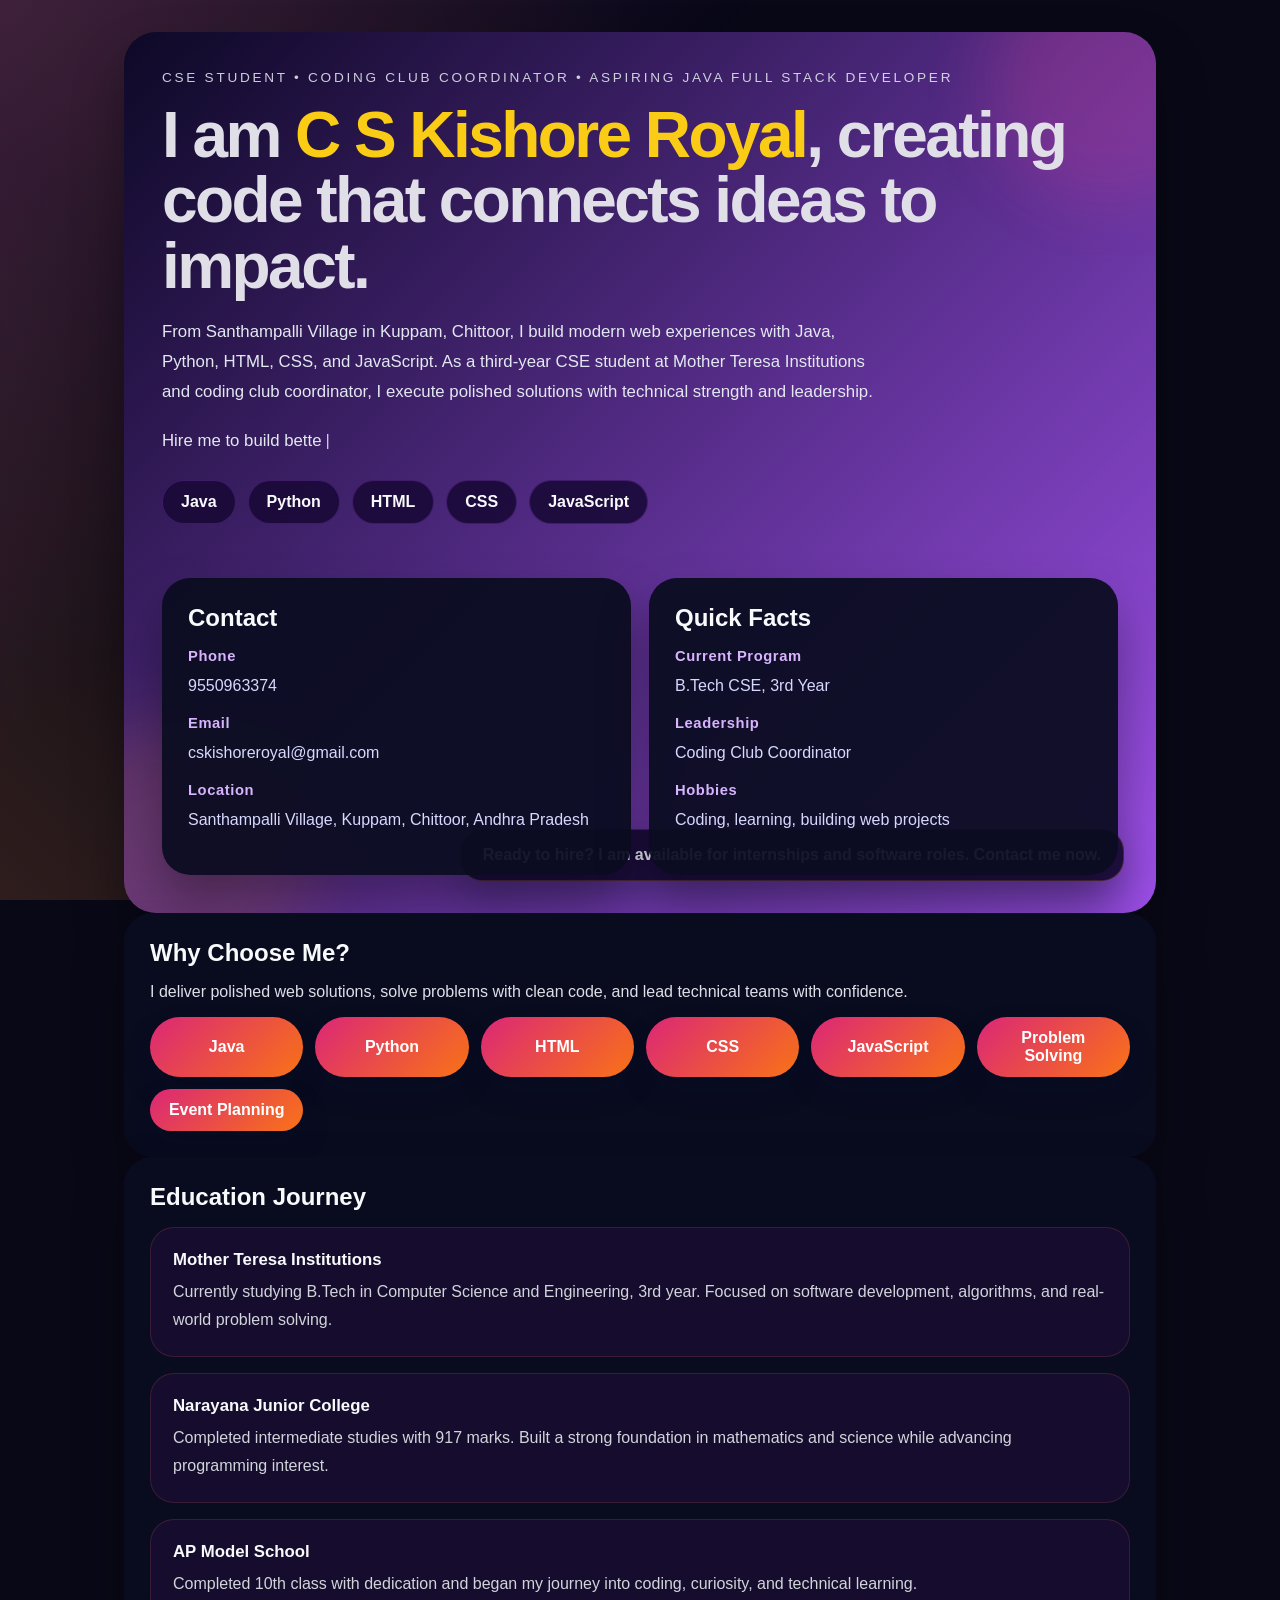
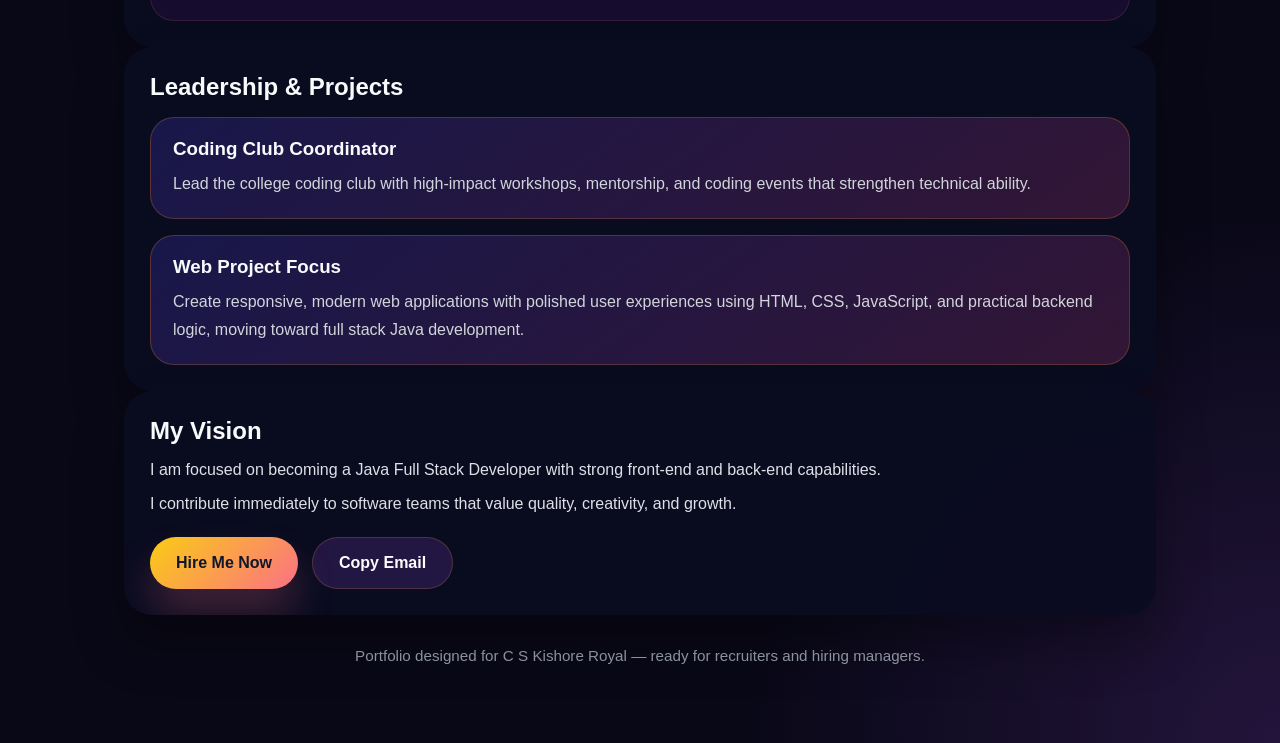
<file: index.html>
<!DOCTYPE html>
<html lang="en">
<head>
    <meta charset="UTF-8">
    <meta name="viewport" content="width=device-width, initial-scale=1.0">
    <title>C S Kishore Royal | Portfolio</title>
    <style>
        :root {
            --background: #03111c;
            --surface: rgba(255,255,255,0.95);
            --text: #f8fafc;
            --accent: #7c3aed;
            --accent-2: #38bdf8;
            --shadow: 0 30px 60px rgba(0, 0, 0, 0.22);
        }
        * {
            box-sizing: border-box;
        }
        body {
            margin: 0;
            min-height: 100vh;
            font-family: 'Segoe UI', Tahoma, Geneva, Verdana, sans-serif;
            background: radial-gradient(circle at top left, rgba(56, 189, 248, 0.18), transparent 25%),
                        radial-gradient(circle at bottom right, rgba(236, 72, 153, 0.18), transparent 20%),
                        var(--background);
            color: #cbd5e1;
        }
        body::before {
            content: '';
            position: fixed;
            inset: 0;
            background: linear-gradient(140deg, rgba(59,130,246,0.18), transparent 42%),
                        linear-gradient(220deg, rgba(236,72,153,0.16), transparent 38%);
            pointer-events: none;
        }
        .page {
            position: relative;
            z-index: 1;
            max-width: 1080px;
            margin: 0 auto;
            padding: 28px 24px 60px;
        }
        .hero {
            display: grid;
            gap: 22px;
            border-radius: 32px;
            padding: 32px;
            background: linear-gradient(135deg, rgba(15, 23, 42, 0.96), rgba(59, 130, 246, 0.95));
            box-shadow: var(--shadow);
            overflow: hidden;
            animation: float 12s ease-in-out infinite;
        }
        .hero::before,
        .hero::after {
            content: '';
            position: absolute;
            border-radius: 50%;
            filter: blur(32px);
            opacity: 0.8;
        }
        .hero::before {
            width: 240px;
            height: 240px;
            background: rgba(236, 72, 153, 0.24);
            top: -90px;
            right: -80px;
        }
        .hero::after {
            width: 280px;
            height: 280px;
            background: rgba(56, 189, 248, 0.18);
            bottom: -110px;
            left: -80px;
        }
        .hero-text {
            color: var(--text);
            z-index: 1;
        }
        .hero-title {
            font-size: clamp(2.8rem, 5vw, 4.4rem);
            margin: 0;
            line-height: 1.02;
            letter-spacing: -0.05em;
        }
        .hero-title .highlight {
            color: #fcd34d;
        }
        .hero-paragraph {
            max-width: 720px;
            font-size: 1.05rem;
            line-height: 1.8;
            color: #e2e8f0;
            margin: 18px 0 0;
        }
        .badges {
            display: flex;
            flex-wrap: wrap;
            gap: 12px;
            margin-top: 26px;
        }
        .badge {
            padding: 12px 18px;
            border-radius: 999px;
            background: rgba(255, 255, 255, 0.12);
            border: 1px solid rgba(255, 255, 255, 0.18);
            color: #eff6ff;
            font-weight: 700;
            backdrop-filter: blur(8px);
        }
        .hero-grid {
            display: grid;
            grid-template-columns: repeat(auto-fit, minmax(240px, 1fr));
            gap: 18px;
            z-index: 1;
        }
        .card,
        .panel {
            position: relative;
            border-radius: 26px;
            padding: 24px;
            background: var(--surface);
            box-shadow: var(--shadow);
            overflow: hidden;
            transition: transform 0.3s ease, box-shadow 0.3s ease;
        }
        .panel:hover,
        .card:hover {
            transform: translateY(-8px);
            box-shadow: 0 40px 80px rgba(15, 23, 42, 0.24);
        }
        .panel h2,
        .card h2 {
            margin: 0 0 14px;
            color: #0f172a;
        }
        .info-item {
            margin-bottom: 14px;
        }
        .info-title {
            display: block;
            font-weight: 700;
            color: #0f172a;
            margin-bottom: 6px;
        }
        .info-value {
            color: #475569;
            line-height: 1.7;
        }
        .skills-grid {
            display: grid;
            grid-template-columns: repeat(auto-fit, minmax(130px, 1fr));
            gap: 12px;
        }
        .skill-pill {
            border-radius: 999px;
            background: linear-gradient(135deg, #818cf8, #38bdf8);
            padding: 12px 14px;
            color: white;
            text-align: center;
            font-weight: 700;
            box-shadow: 0 14px 32px rgba(15, 23, 42, 0.14);
        }
        .timeline {
            display: grid;
            gap: 16px;
        }
        .timeline-item {
            padding: 20px;
            border-radius: 22px;
            background: #f8fafc;
            border: 1px solid #e2e8f0;
        }
        .timeline-item h3 {
            margin: 0 0 10px;
            color: #111827;
            font-size: 1.05rem;
        }
        .timeline-item p {
            margin: 0;
            color: #475569;
            line-height: 1.75;
        }
        .feature-list {
            display: grid;
            gap: 16px;
            margin-top: 14px;
        }
        .feature-card {
            padding: 18px 20px;
            border-radius: 22px;
            background: linear-gradient(145deg, #eff6ff, #dbeafe);
            border: 1px solid rgba(59, 130, 246, 0.16);
        }
        .feature-card h3 {
            margin: 0 0 8px;
            color: #0f172a;
        }
        .feature-card p {
            margin: 0;
            color: #475569;
            line-height: 1.75;
        }
        .footer {
            margin-top: 12px;
            text-align: center;
            color: #94a3b8;
            font-size: 0.96rem;
        }
        @keyframes float {
            0%, 100% { transform: translateY(0px); }
            50% { transform: translateY(-10px); }
        }
        @media (max-width: 820px) {
            .page {
                padding: 18px 16px 40px;
            }
            .hero {
                padding: 24px;
            }
        }
    </style>
    <link rel="stylesheet" href="portfolio.css">
</head>
<body>
    <div class="page">
        <section class="hero">
            <div class="hero-text">
                <p class="hero-topline">CSE student • Coding club coordinator • Aspiring Java Full Stack Developer</p>
                <h1 class="hero-title">I am <span class="highlight">C S Kishore Royal</span>, creating code that connects ideas to impact.</h1>
                <p class="hero-paragraph">From Santhampalli Village in Kuppam, Chittoor, I build modern web experiences with Java, Python, HTML, CSS, and JavaScript. As a third-year CSE student at Mother Teresa Institutions and coding club coordinator, I execute polished solutions with technical strength and leadership.</p>
                <p class="hero-paragraph"><span class="typed-text"></span><span class="cursor">|</span></p>
                <div class="badges">
                    <span class="badge">Java</span>
                    <span class="badge">Python</span>
                    <span class="badge">HTML</span>
                    <span class="badge">CSS</span>
                    <span class="badge">JavaScript</span>
                </div>
            </div>
            <div class="hero-grid">
                <div class="panel">
                    <h2>Contact</h2>
                    <div class="info-item">
                        <span class="info-title">Phone</span>
                        <span class="info-value">9550963374</span>
                    </div>
                    <div class="info-item">
                        <span class="info-title">Email</span>
                        <span class="info-value">cskishoreroyal@gmail.com</span>
                    </div>
                    <div class="info-item">
                        <span class="info-title">Location</span>
                        <span class="info-value">Santhampalli Village, Kuppam, Chittoor, Andhra Pradesh</span>
                    </div>
                </div>
                <div class="panel reveal">
                    <h2>Quick Facts</h2>
                    <div class="info-item">
                        <span class="info-title">Current Program</span>
                        <span class="info-value">B.Tech CSE, 3rd Year</span>
                    </div>
                    <div class="info-item">
                        <span class="info-title">Leadership</span>
                        <span class="info-value">Coding Club Coordinator</span>
                    </div>
                    <div class="info-item">
                        <span class="info-title">Hobbies</span>
                        <span class="info-value">Coding, learning, building web projects</span>
                    </div>
                </div>
            </div>
        </section>

        <section class="card reveal">
            <h2>Why Choose Me?</h2>
            <p>I deliver polished web solutions, solve problems with clean code, and lead technical teams with confidence.</p>
            <div class="skills-grid">
                <span class="skill-pill">Java</span>
                <span class="skill-pill">Python</span>
                <span class="skill-pill">HTML</span>
                <span class="skill-pill">CSS</span>
                <span class="skill-pill">JavaScript</span>
                <span class="skill-pill">Problem Solving</span>
                <span class="skill-pill">Event Planning</span>
            </div>
        </section>

        <section class="card reveal">
            <h2>Education Journey</h2>
            <div class="timeline">
                <div class="timeline-item">
                    <h3>Mother Teresa Institutions</h3>
                    <p>Currently studying B.Tech in Computer Science and Engineering, 3rd year. Focused on software development, algorithms, and real-world problem solving.</p>
                </div>
                <div class="timeline-item">
                    <h3>Narayana Junior College</h3>
                    <p>Completed intermediate studies with 917 marks. Built a strong foundation in mathematics and science while advancing programming interest.</p>
                </div>
                <div class="timeline-item">
                    <h3>AP Model School</h3>
                    <p>Completed 10th class with dedication and began my journey into coding, curiosity, and technical learning.</p>
                </div>
            </div>
        </section>

        <section class="card reveal">
            <h2>Leadership & Projects</h2>
            <div class="feature-list">
                <div class="feature-card">
                    <h3>Coding Club Coordinator</h3>
                    <p>Lead the college coding club with high-impact workshops, mentorship, and coding events that strengthen technical ability.</p>
                </div>
                <div class="feature-card">
                    <h3>Web Project Focus</h3>
                    <p>Create responsive, modern web applications with polished user experiences using HTML, CSS, JavaScript, and practical backend logic, moving toward full stack Java development.</p>
                </div>
            </div>
        </section>

        <section class="card reveal">
            <h2>My Vision</h2>
            <p>I am focused on becoming a Java Full Stack Developer with strong front-end and back-end capabilities.</p>
            <p>I contribute immediately to software teams that value quality, creativity, and growth.</p>
            <div class="cta-row">
                <button class="cta-button" onclick="window.location.href='mailto:cskishoreroyal@gmail.com'">Hire Me Now</button>
                <button class="secondary-button">Copy Email</button>
            </div>
        </section>

        <div class="footer">
            <p>Portfolio designed for C S Kishore Royal — ready for recruiters and hiring managers.</p>
        </div>
    </div>
    <script src="portfolio.js"></script>
</body>
</html>
</file>
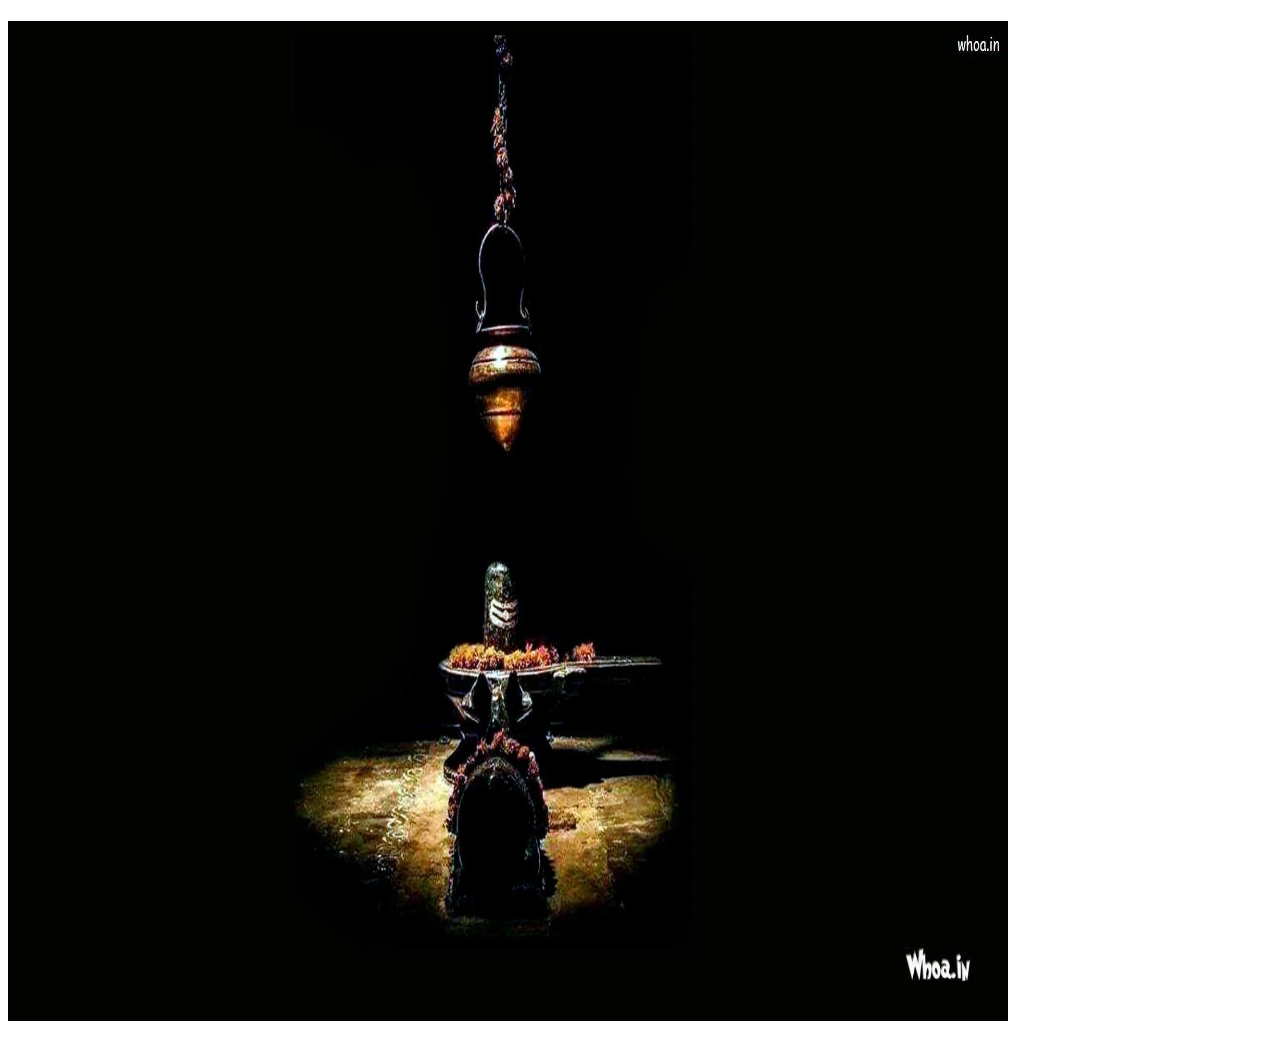
<file: alinment.html>
<!DOCTYPE html>
<html lang="en">
<head>
    <meta charset="UTF-8">
    <meta name="viewport" content="width=device-width, initial-scale=1.0">
    <title>align</title>
    <link rel="stylesheet" href="style.css">
</head>
<body>
    <h1> <img src="files/1778336.webp" alt="somithing wrong" height="1000" width="1000"></h1>
   
</body>
</html>
</file>
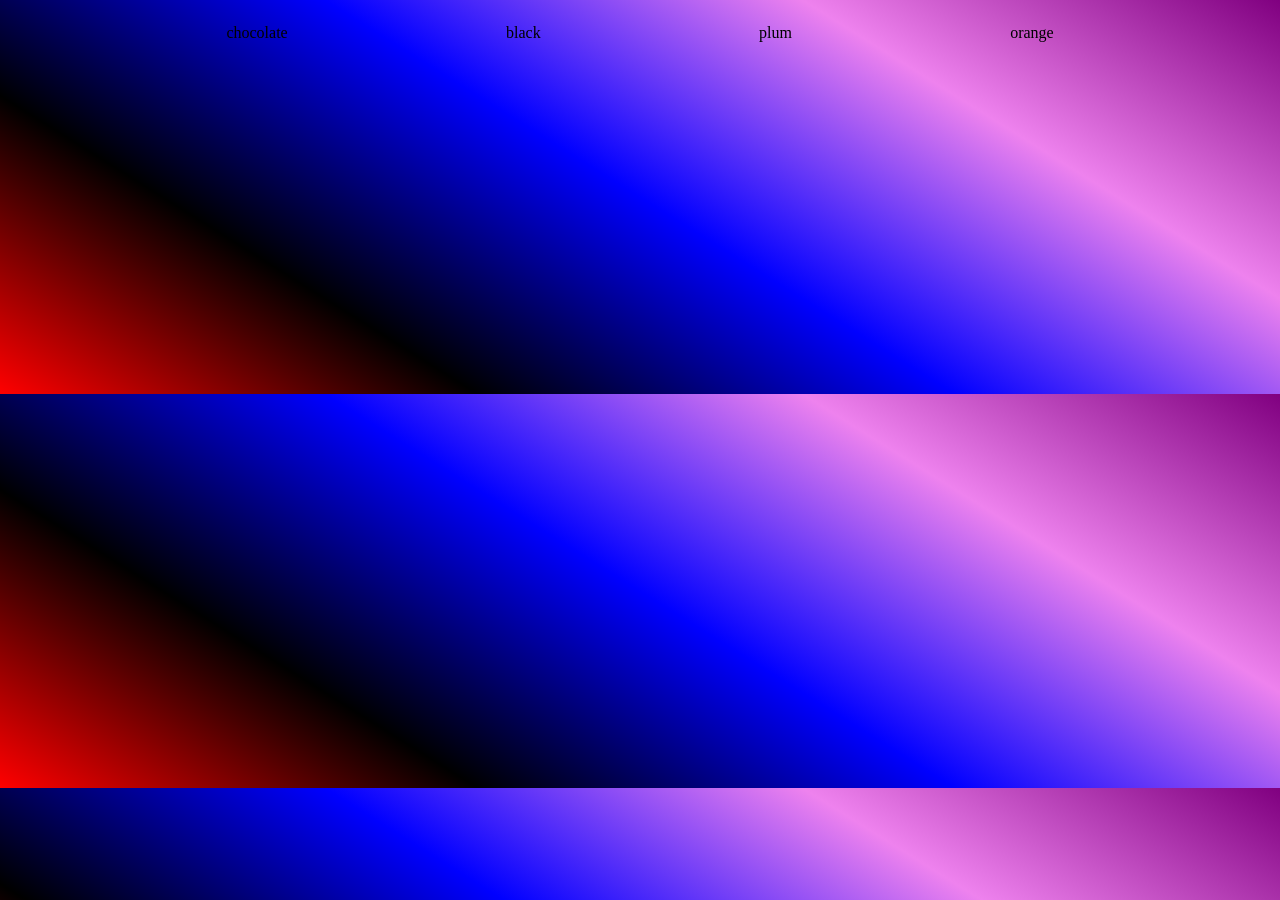
<file: Blank.html>
<!DOCTYPE html>
<html lang="en">
<head>
    <meta charset="UTF-8">
    <meta name="viewport" content="width=device-width, initial-scale=1.0">
    <title>Document</title>
    <link rel="stylesheet" href="Gradient.css">
</head>
<body>
    
       <p>orange </p>
     <p>  plum</p> 
       <p> black</p>
      <p> chocolate</p> 
    
</body>
</html>
</file>
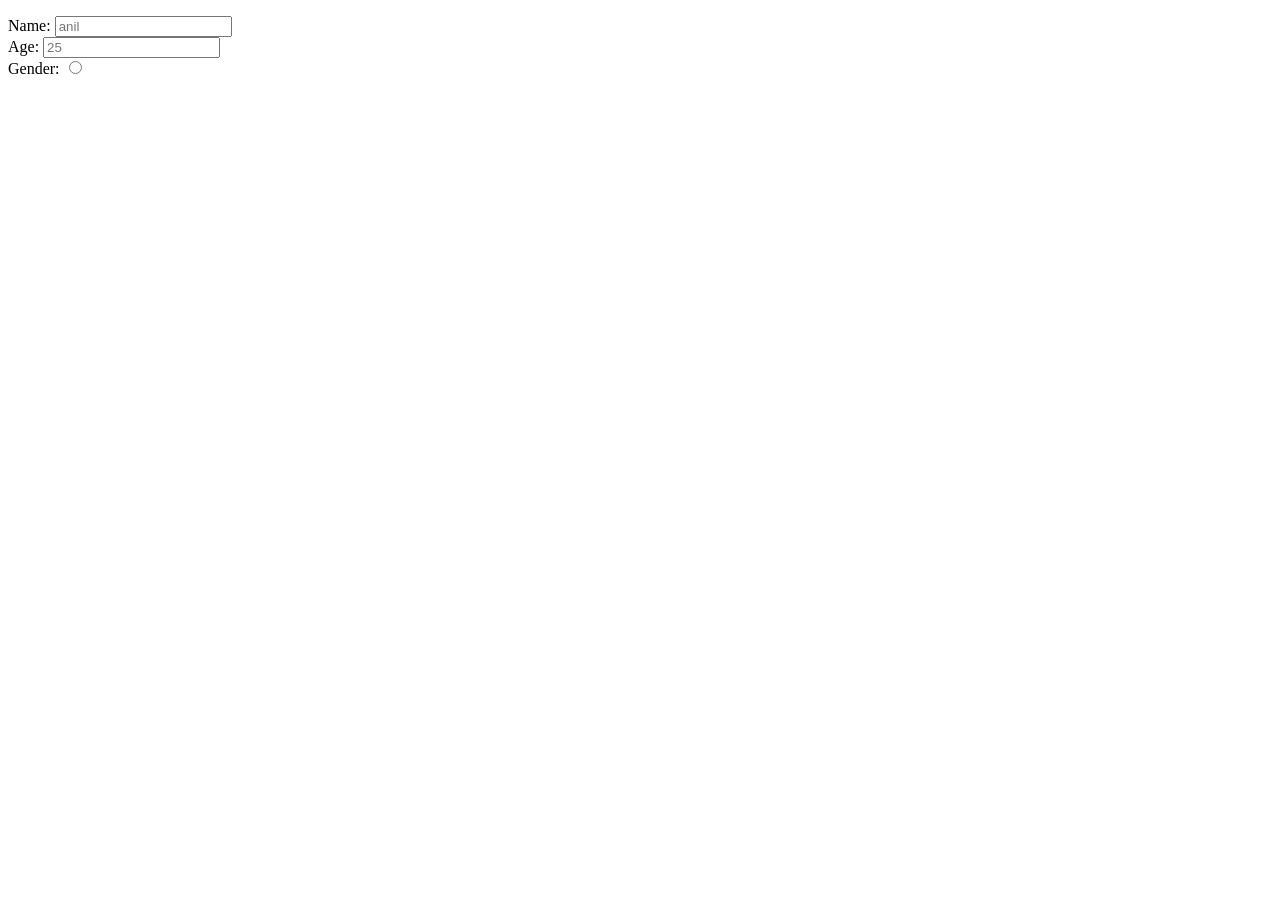
<file: forms.html>
<!DOCTYPE html>
<html lang="en">
<head>
    <meta charset="UTF-8">
    <meta name="viewport" content="width=device-width, initial-scale=1.0">
    <title>forms</title>
</head>
<body>
    <form>
    <p>
        Name: <input type="text" placeholder="anil"><br>
        Age: <input type="number" placeholder="25"><br>
        Gender: <input type="radio" name="gender">
    </p>
    </form>
</body>
</html>
</file>
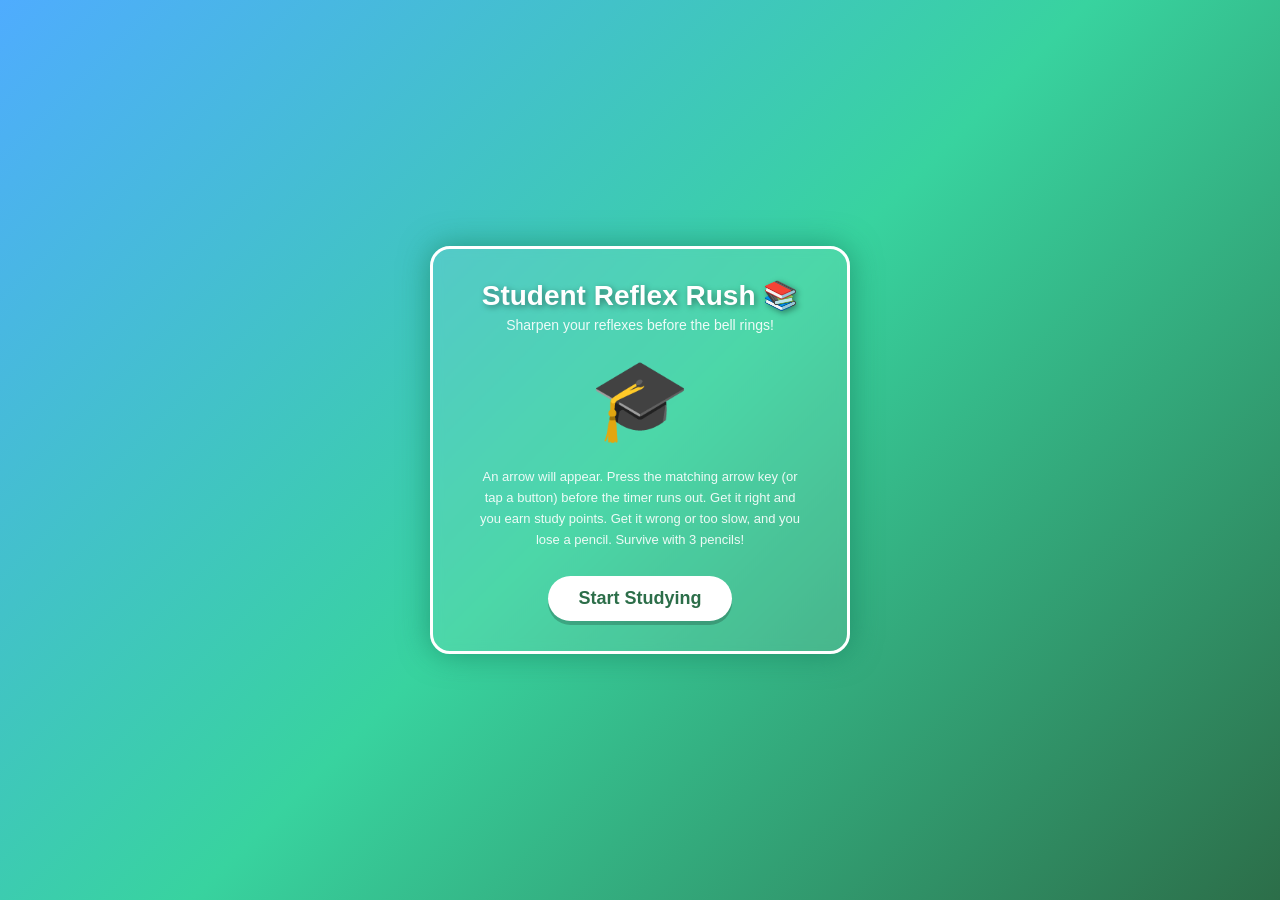
<file: Game.html>
<!DOCTYPE html>
<html lang="en">
<head>
<meta charset="UTF-8">
<meta name="viewport" content="width=device-width, initial-scale=1.0">
<title>Student Reflex Rush</title>
<style>
  * {
    margin: 0;
    padding: 0;
    box-sizing: border-box;
    font-family: 'Trebuchet MS', sans-serif;
  }

  body {
    height: 100vh;
    display: flex;
    align-items: center;
    justify-content: center;
    background: linear-gradient(135deg, #4facfe, #38d39f, #2c6e49);
    overflow: hidden;
  }

  .game-container {
    background: rgba(255, 255, 255, 0.1);
    border: 3px solid #ffffff;
    border-radius: 20px;
    padding: 30px 40px;
    text-align: center;
    color: white;
    width: 420px;
    box-shadow: 0 0 30px rgba(20, 120, 90, 0.6);
    backdrop-filter: blur(6px);
  }

  h1 {
    font-size: 28px;
    margin-bottom: 5px;
    text-shadow: 2px 2px 6px rgba(0,0,0,0.4);
  }

  .subtitle {
    font-size: 14px;
    margin-bottom: 20px;
    opacity: 0.9;
  }

  .stats {
    display: flex;
    justify-content: space-between;
    font-size: 18px;
    margin-bottom: 20px;
    font-weight: bold;
  }

  .heart-display {
    font-size: 80px;
    margin: 20px 0;
    transition: transform 0.15s ease;
  }

  .arrow-symbol {
    font-size: 90px;
    margin: 20px 0;
    height: 110px;
    display: flex;
    align-items: center;
    justify-content: center;
    transition: transform 0.1s ease;
  }

  .message {
    font-size: 18px;
    min-height: 28px;
    margin-bottom: 15px;
    font-weight: bold;
  }

  .timer-bar-container {
    width: 100%;
    height: 14px;
    background: rgba(255,255,255,0.3);
    border-radius: 10px;
    overflow: hidden;
    margin-bottom: 20px;
  }

  .timer-bar {
    height: 100%;
    background: #ffeb3b;
    width: 100%;
    transition: width 0.05s linear;
    border-radius: 10px;
  }

  .controls {
    display: grid;
    grid-template-columns: 60px 60px 60px;
    grid-template-rows: 60px 60px;
    gap: 8px;
    justify-content: center;
    margin: 0 auto 20px;
  }

  .controls button {
    font-size: 26px;
    border: none;
    border-radius: 12px;
    background: #ffffff;
    color: #2c6e49;
    cursor: pointer;
    transition: transform 0.08s ease, background 0.1s ease;
    box-shadow: 0 3px 0 rgba(0,0,0,0.2);
  }

  .controls button:active,
  .controls button.pressed {
    transform: translateY(3px) scale(0.95);
    background: #cdf5e6;
    box-shadow: none;
  }

  #btn-up { grid-column: 2; grid-row: 1; }
  #btn-left { grid-column: 1; grid-row: 2; }
  #btn-down { grid-column: 2; grid-row: 2; }
  #btn-right { grid-column: 3; grid-row: 2; }

  .correct-flash {
    animation: pulseGreen 0.3s ease;
  }

  .wrong-flash {
    animation: pulseRed 0.3s ease;
  }

  @keyframes pulseGreen {
    0% { transform: scale(1); }
    50% { transform: scale(1.3); color: #7CFC00; }
    100% { transform: scale(1); }
  }

  @keyframes pulseRed {
    0% { transform: scale(1); }
    50% { transform: scale(1.3); color: #ff4444; }
    100% { transform: scale(1); }
  }

  .start-btn, .restart-btn {
    background: #ffffff;
    color: #2c6e49;
    border: none;
    padding: 12px 30px;
    border-radius: 30px;
    font-size: 18px;
    font-weight: bold;
    cursor: pointer;
    margin-top: 10px;
    box-shadow: 0 4px 0 rgba(0,0,0,0.2);
    transition: transform 0.1s ease;
  }

  .start-btn:active, .restart-btn:active {
    transform: translateY(3px);
    box-shadow: none;
  }

  .hidden {
    display: none;
  }

  .instructions {
    font-size: 13px;
    line-height: 1.6;
    margin-bottom: 15px;
    opacity: 0.9;
  }
</style>
</head>
<body>

<div class="game-container">
  <h1>Student Reflex Rush 📚</h1>
  <p class="subtitle">Sharpen your reflexes before the bell rings!</p>

  <div id="start-screen">
    <div class="heart-display">🎓</div>
    <p class="instructions">
      An arrow will appear. Press the matching arrow key (or tap a button)
      before the timer runs out. Get it right and you earn study points.
      Get it wrong or too slow, and you lose a pencil.
      Survive with 3 pencils!
    </p>
    <button class="start-btn" onclick="startGame()">Start Studying</button>
  </div>

  <div id="game-screen" class="hidden">
    <div class="stats">
      <span>Score: <span id="score">0</span></span>
      <span id="lives">✏️✏️✏️</span>
    </div>

    <div class="arrow-symbol" id="arrow-symbol">❓</div>

    <div class="message" id="message">Get ready...</div>

    <div class="timer-bar-container">
      <div class="timer-bar" id="timer-bar"></div>
    </div>

    <div class="controls">
      <button id="btn-up" onclick="handleInput('up')">⬆</button>
      <button id="btn-left" onclick="handleInput('left')">⬅</button>
      <button id="btn-down" onclick="handleInput('down')">⬇</button>
      <button id="btn-right" onclick="handleInput('right')">➡</button>
    </div>
  </div>

  <div id="game-over-screen" class="hidden">
    <div class="heart-display">📕</div>
    <h2 id="final-score-text"></h2>
    <button class="restart-btn" onclick="restartGame()">Try Again</button>
  </div>
</div>

<script>
  const arrows = {
    up: '⬆',
    down: '⬇',
    left: '⬅',
    right: '➡'
  };

  let score = 0;
  let lives = 3;
  let currentArrow = null;
  let timerInterval = null;
  let timeLeft = 100;
  let timeLimit = 100;
  let roundActive = false;
  let speedDecrease = 4;

  const arrowSymbolEl = document.getElementById('arrow-symbol');
  const messageEl = document.getElementById('message');
  const scoreEl = document.getElementById('score');
  const livesEl = document.getElementById('lives');
  const timerBarEl = document.getElementById('timer-bar');

  const startScreen = document.getElementById('start-screen');
  const gameScreen = document.getElementById('game-screen');
  const gameOverScreen = document.getElementById('game-over-screen');

  function startGame() {
    score = 0;
    lives = 3;
    timeLimit = 100;
    speedDecrease = 4;
    updateScore();
    updateLives();

    startScreen.classList.add('hidden');
    gameOverScreen.classList.add('hidden');
    gameScreen.classList.remove('hidden');

    nextRound();
  }

  function restartGame() {
    startGame();
  }

  function nextRound() {
    if (lives <= 0) {
      endGame();
      return;
    }

    const directions = Object.keys(arrows);
    currentArrow = directions[Math.floor(Math.random() * directions.length)];
    arrowSymbolEl.textContent = arrows[currentArrow];
    messageEl.textContent = "Now!";
    messageEl.style.color = "white";

    timeLeft = timeLimit;
    timerBarEl.style.width = '100%';
    roundActive = true;

    clearInterval(timerInterval);
    timerInterval = setInterval(() => {
      timeLeft -= 1;
      let pct = (timeLeft / timeLimit) * 100;
      timerBarEl.style.width = pct + '%';

      if (timeLeft <= 30) {
        timerBarEl.style.background = '#ff4444';
      } else {
        timerBarEl.style.background = '#ffeb3b';
      }

      if (timeLeft <= 0) {
        clearInterval(timerInterval);
        if (roundActive) {
          loseLife("Too slow! 📕");
        }
      }
    }, timeLimit / 100);
  }

  function handleInput(direction) {
    if (!roundActive) return;

    flashButton(direction);

    if (direction === currentArrow) {
      clearInterval(timerInterval);
      roundActive = false;
      score += 1;
      updateScore();
      messageEl.textContent = "Correct! Great focus 📚";
      messageEl.style.color = "#7CFC00";
      arrowSymbolEl.classList.add('correct-flash');

      // increase difficulty slightly
      if (timeLimit > 35) {
        timeLimit -= speedDecrease;
      }

      setTimeout(() => {
        arrowSymbolEl.classList.remove('correct-flash');
        nextRound();
      }, 400);
    } else {
      clearInterval(timerInterval);
      roundActive = false;
      arrowSymbolEl.classList.add('wrong-flash');
      setTimeout(() => arrowSymbolEl.classList.remove('wrong-flash'), 400);
      loseLife("Wrong answer! 📕");
    }
  }

  function loseLife(msg) {
    roundActive = false;
    lives -= 1;
    updateLives();
    messageEl.textContent = msg;
    messageEl.style.color = "#ff4444";

    setTimeout(() => {
      if (lives <= 0) {
        endGame();
      } else {
        nextRound();
      }
    }, 700);
  }

  function updateScore() {
    scoreEl.textContent = score;
  }

  function updateLives() {
    let pencils = '';
    for (let i = 0; i < lives; i++) pencils += '✏️';
    for (let i = lives; i < 3; i++) pencils += '🪶';
    livesEl.textContent = pencils;
  }

  function endGame() {
    clearInterval(timerInterval);
    gameScreen.classList.add('hidden');
    gameOverScreen.classList.remove('hidden');
    document.getElementById('final-score-text').textContent =
      "Class dismissed! Your score: " + score;
  }

  function flashButton(direction) {
    const btn = document.getElementById('btn-' + direction);
    if (!btn) return;
    btn.classList.add('pressed');
    setTimeout(() => btn.classList.remove('pressed'), 120);
  }

  document.addEventListener('keydown', (e) => {
    switch (e.key) {
      case 'ArrowUp':
        e.preventDefault();
        handleInput('up');
        break;
      case 'ArrowDown':
        e.preventDefault();
        handleInput('down');
        break;
      case 'ArrowLeft':
        e.preventDefault();
        handleInput('left');
        break;
      case 'ArrowRight':
        e.preventDefault();
        handleInput('right');
        break;
    }
  });
</script>

</body>
</html>
</file>
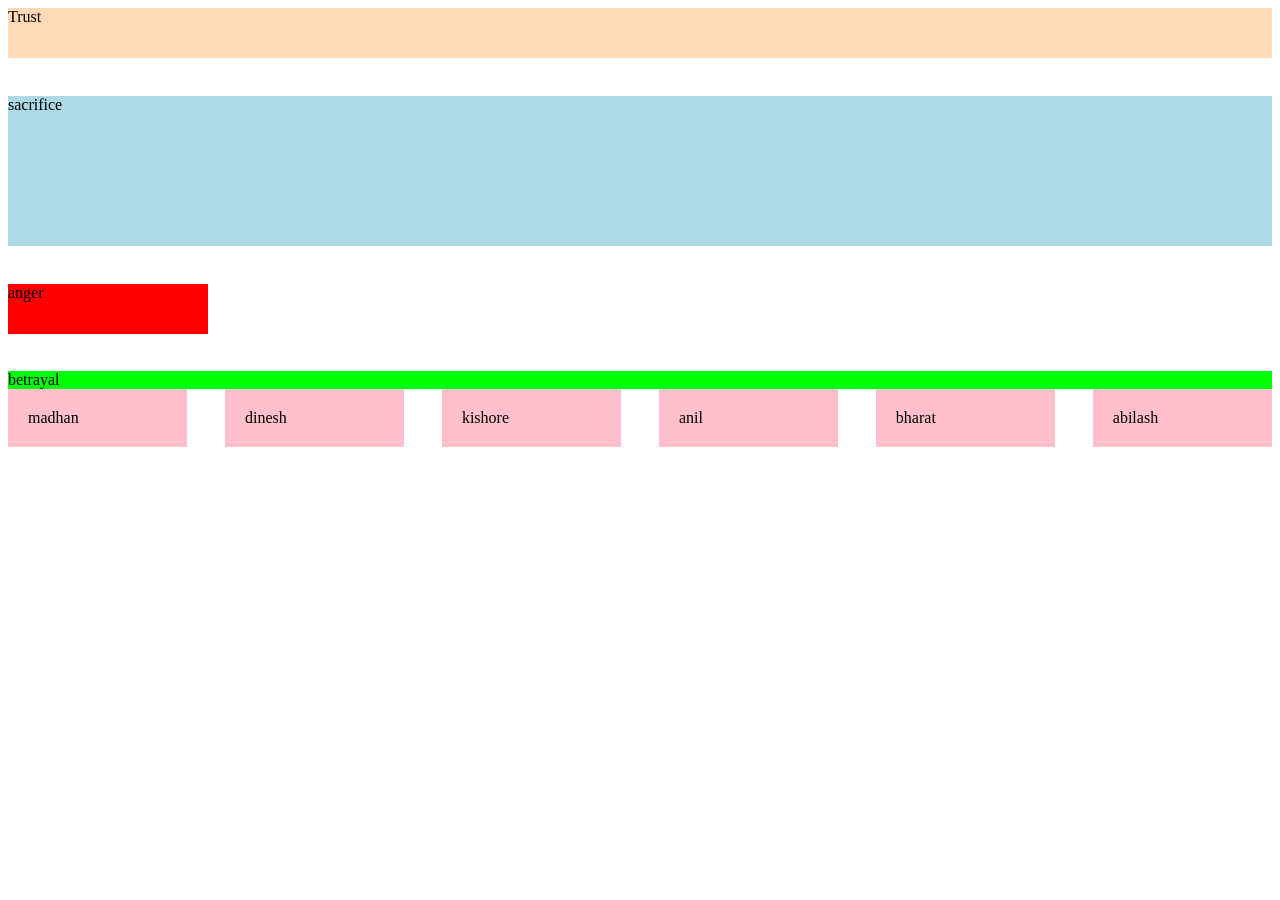
<file: Grid.html>
<!DOCTYPE html>
<html lang="en">
<head>
    <meta charset="UTF-8">
    <meta name="viewport" content="width=device-width, initial-scale=1.0">
    <title>grid example</title>
    <link rel="stylesheet" href="grid.css">
</head>
<body>
    <div class="friends">
        <header>Trust</header>
        <main>sacrifice</main>
        <aside>anger</aside>
        <footer>betrayal</footer>
    </div>
    <div class="grid">
        <div class="d1">madhan</div>
        <div class="d2">dinesh</div>
        <div class="d3">kishore</div>
        <div class="d4">anil</div>
        <div class="d5">bharat</div>
        <div class="d6">abilash</div>
    </div>

</body>
</html>
</file>
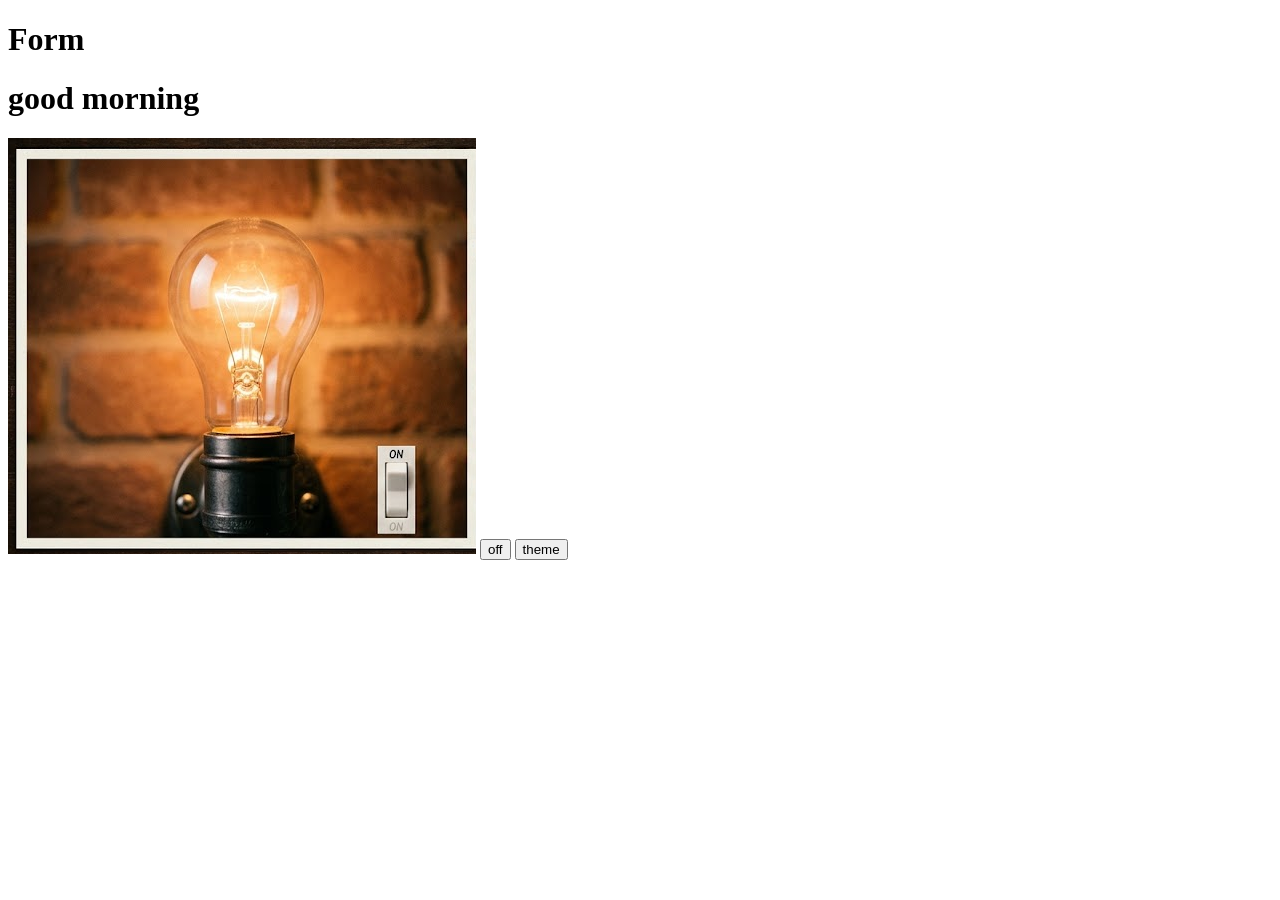
<file: input.html>
<!DOCTYPE html>
<html lang="en">
<head>
    <meta charset="UTF-8">
    <meta name="viewport" content="width=device-width, initial-scale=1.0">
    <title>Document</title>
    <script src="input.js"></script>
</head>
<body id="cap">
    <h1 id="data">Form</h1>
    <div>
        <form action="add">

        </form>
        <h1 id="greet">good morning</h1>
        <img id="off" src="files/image.png" alt="nothing">
        <button onclick="greet_afternoon()">off</button>
        <button onclick="change_color()">theme</button>
    </div>
    
</body>
</html>
</file>
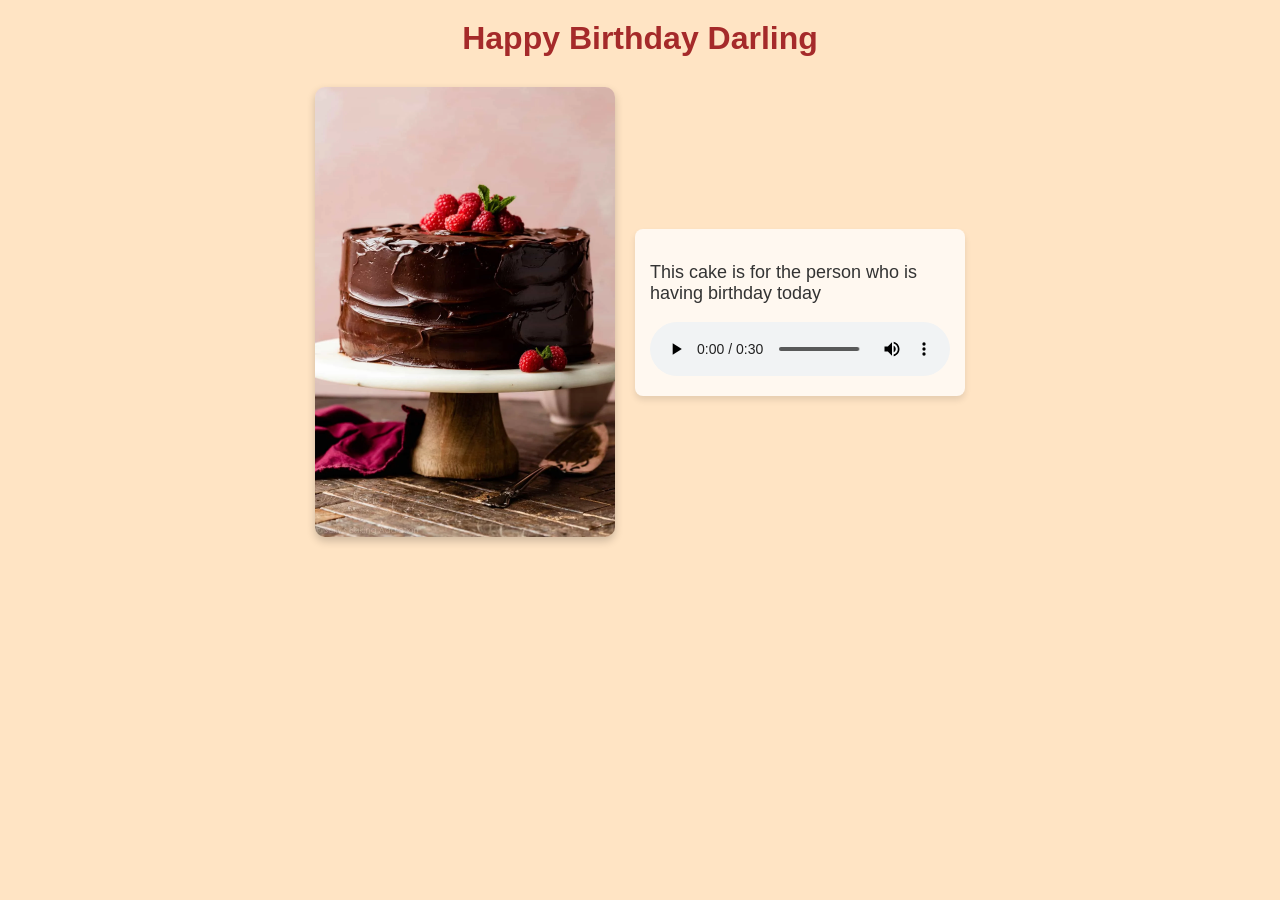
<file: Maniplation.html>
<!DOCTYPE html>
<html lang="en">
<head>
  <meta charset="UTF-8">
  <meta name="viewport" content="width=device-width, initial-scale=1.0">
  <title>Birthday Page</title>
  <link rel="stylesheet" href="Maniplation.css">
  <script src="Maniplation.js" defer></script>
</head>
<body>
  <div id="content">
    <h1>HAPPY BIRTHDAY</h1>
    <div class="card">
      <img src="files/chocolate-raspberry-ganache-cake.jpge.webp" alt="cake image">
      <div class="message">
        <p>This cake is for the person who is having birthday today </p>
        <audio src="files/telugu_bgms.mp3" type="mp3" controls autoplay></audio>
      </div>
    </div>
  </div>
</body>
</html>
</file>
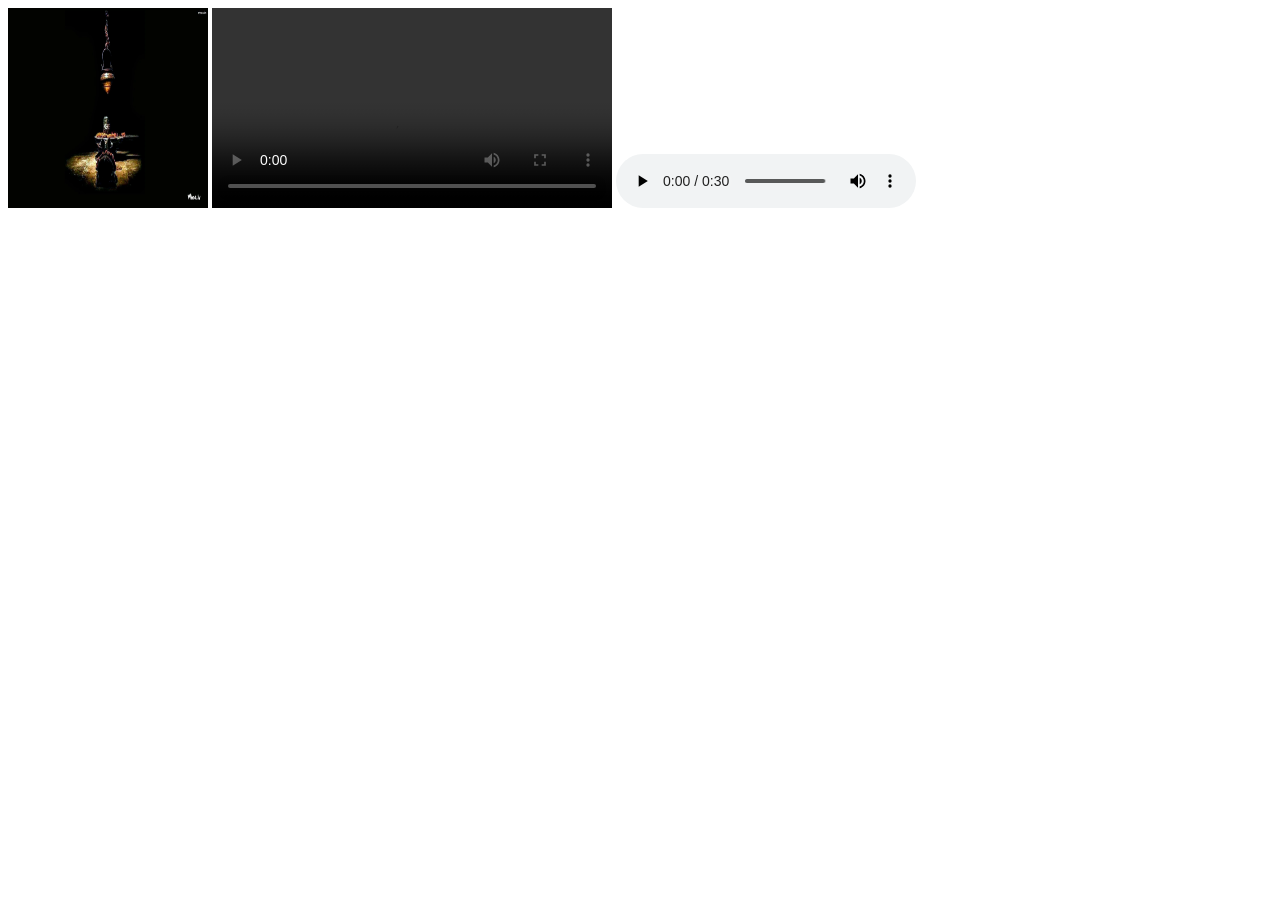
<file: MultiMedia.html>
<!DOCTYPE html>
<html lang="en">
<head>
    <meta charset="UTF-8">
    <meta name="viewport" content="width=device-width, initial-scale=1.0">
    <title>media</title>
</head>
<body>
    <img src="files/1778336.webp" alt="webp" width="200"  height="200">
    <video src="files/WhatsApp Video 2026-06-08 at 2.38.07 PM.mp4" controls autoplay weidth="200" height="200"></video>
    <audio src="files/telugu_bgms.mp3" type="mp3" controls></audio>
</body>
</html>
</file>
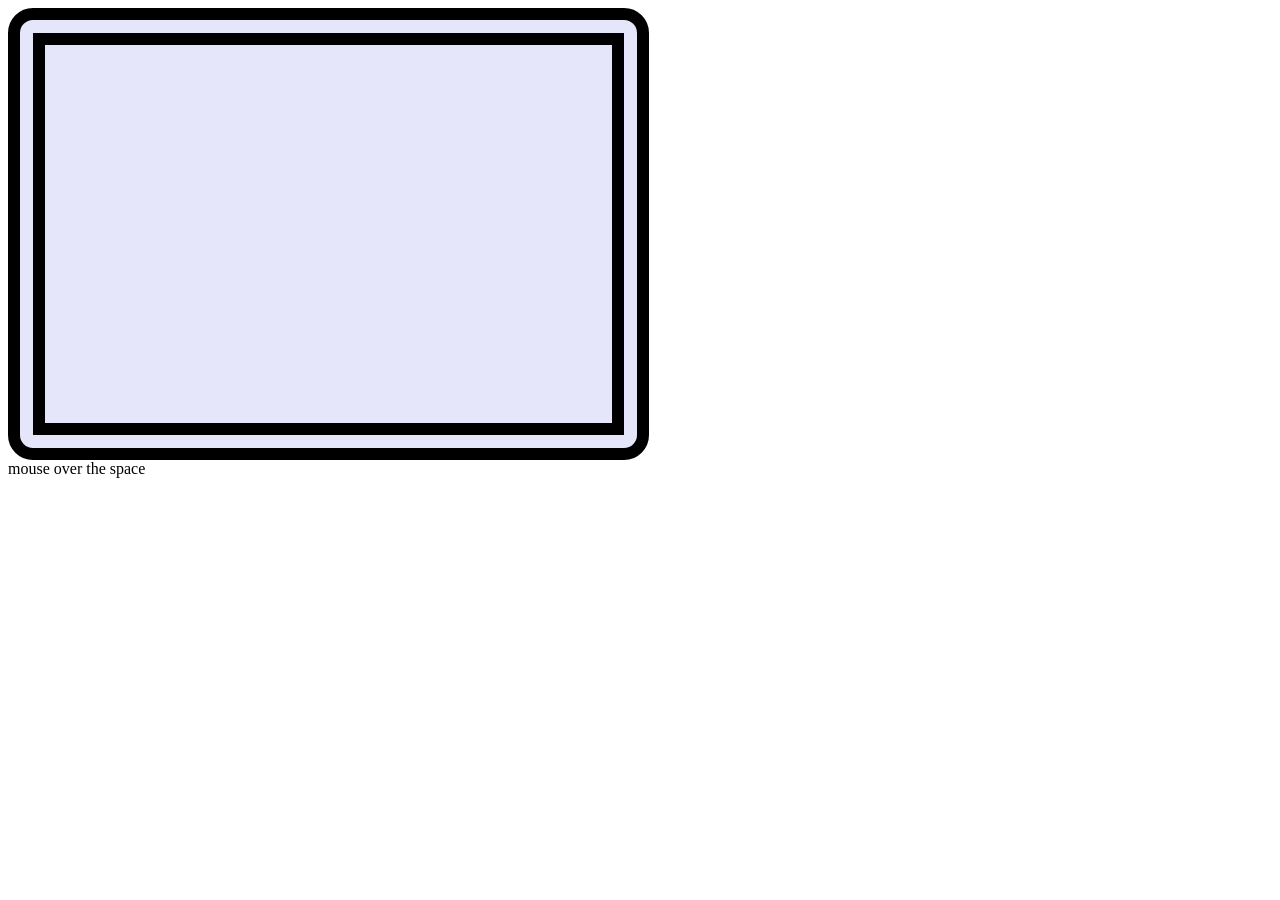
<file: Sunday.html>
<!DOCTYPE html>
<html lang="en">
<head>
    <meta charset="UTF-8">
    <meta name="viewport" content="width=device-width, initial-scale=1.0">
    <title>Document</title>
    <style>
        #chocolate{
            width: 15cm;
            height: 10cm;
            background-color:lavender;
            border-style: double;
            border-width: 1cm;
            border-radius: 25px;
        
        }
    </style>
</head>
<body>
    <div id="chocolate"></div>
    mouse over the space
    <script>
        const candy =document.getElementById("chocolate");
        candy.addEventListener("mouseover",function()
    {
        candy.style.backgroundColor="chocolate";
        candy.innerText="Dark Fantasy";
    });
    candy.addEventListener("mouseout",function()
    {
        candy.style.backgroundColor="lavender";
        candy.innerText="Dairy Milk";
    });

    </script>
</body>
</html>
</file>
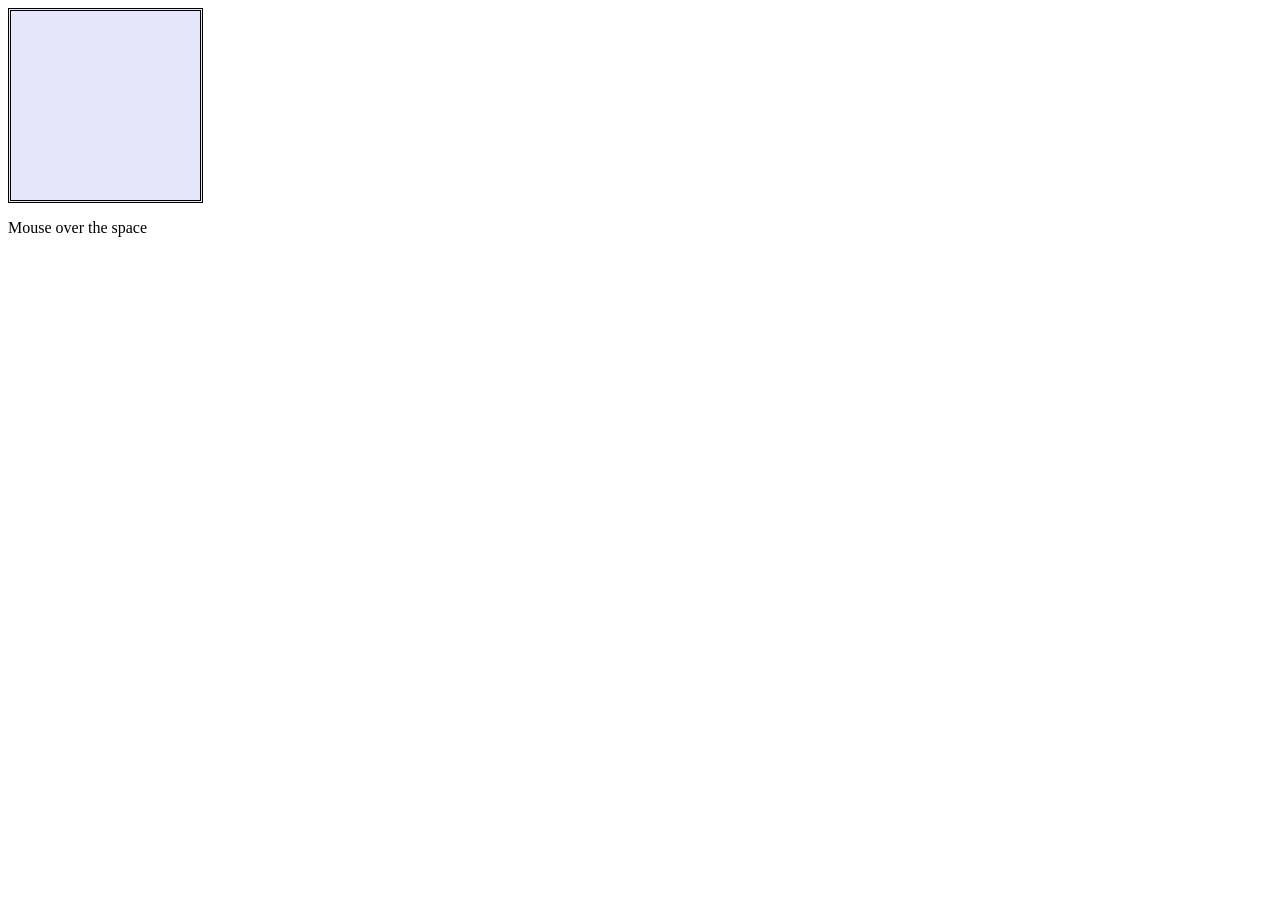
<file: Sunday1.html>
<!DOCTYPE html>
<html lang="en">
<head>
    <meta charset="UTF-8">
    <meta name="viewport" content="width=device-width, initial-scale=1.0">
    <title>Document</title>
    <style>
        #chocolate
        {
            width: 5cm;
            height: 5cm;
            position: relative;
            background-color: lavender;
            border-style: double;

        }
    </style>
</head>
<body>
    <div id="chocolate">
       
    </div>
    <p> Mouse over the space </p>
    <script>
        const box=document.getElementById("chocolate");
        let x=100;
        let y=100;
        const step =10;
        document.addEventListener("keydown",function (keys) {
            if (keys.code=="ArrowDown") {
                y+=step;
            }
            box.style.left=x+"px";
            box.style.top=y+"px";
        });
        document.addEventListener("keydown",function (keys) {
            if (keys.code=="ArrowUp") {
                y-=step;
            }
            box.style.left=x+"px";
            box.style.top=y+"px";
        });
         document.addEventListener("keydown",function (keys) {
            if (keys.code=="ArrowRight") {
                x+=step;
            }
            box.style.left=x+"px";
            box.style.top=y+"px";
        });
         document.addEventListener("keydown",function (keys) {
            if (keys.code=="ArrowLeft") {
                x-=step;
            }
            box.style.left=x+"px";
            box.style.top=y+"px";
        });
        const candy = document.getElementById("chocolate");
        candy.addEventListener("mouseover",function ()
    {
        candy.style.backgroundColor="chocolate";
        candy.innerText="Dark Chocolate";
    });
    candy.addEventListener("mouseout",function ()
    {
        candy.style.backgroundColor="lavender";
        candy.innerText="Kitkat";
    }
    );
    </script>
</body>
</html>
</file>
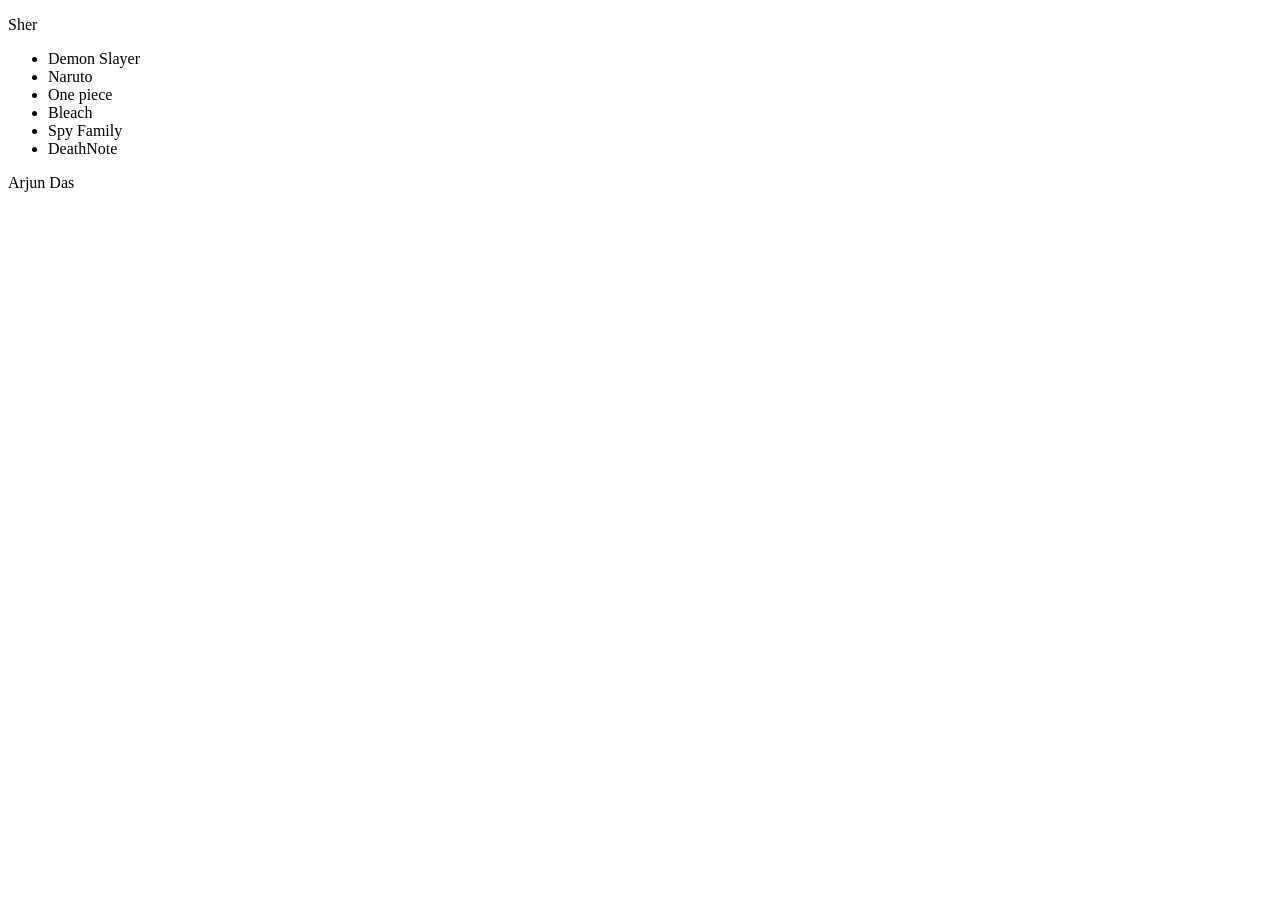
<file: Voice.html>
<!DOCTYPE html>
<html lang="en">
<head>
    <meta charset="UTF-8">
    <meta name="viewport" content="width=device-width, initial-scale=1.0">
    <title>Document</title>
</head>
<body id="body">
    <h1 id="del" >Star</h1>
    <p id="p1">Narasimha</p>
    <ul id="list">
        <li id="DS" >Demon Slayer</li>
        <li id="One" >One piece</li>
        <li id="DN">DeathNote</li>
    </ul>
    <script>
        let p=document.createElement("p");
        p.innerText="Arjun Das";
        console.log(p);
        document.body.appendChild(p);
        document.getElementById("del").remove();
        let rename=document.createElement("p");
        rename.innerText="Sher";
        let name=document.getElementById("p1");
        document.getElementById("body").replaceChild(rename,name);
        let Naruto = document.createElement("li");
        Naruto.innerText="Naruto";
        let One_piece = document.getElementById("One");
        document.getElementById("list").insertBefore(Naruto,One_piece);
        let bleach = document.createElement("li");
        bleach.innerText="Bleach";
        document.getElementById("One").after(bleach);
        let Spy=document.createElement("li");
        Spy.innerText="Spy Family";
        document.getElementById("DN").before(Spy);
    </script>
</body>
</html>
</file>
<file: portfolio.css>
:root {
    --bg: #090817;
    --surface: rgba(14, 16, 35, 0.92);
    --text: #e0dfe8;
    --text-strong: #f8fafc;
    --accent: #d946ef;
    --accent-strong: #fb7185;
    --shadow: 0 28px 50px rgba(0, 0, 0, 0.35);
}

* {
    box-sizing: border-box;
}

body {
    margin: 0;
    min-height: 100vh;
    font-family: 'Segoe UI', Tahoma, Geneva, Verdana, sans-serif;
    background: radial-gradient(circle at top left, rgba(249, 115, 22, 0.14), transparent 25%),
                radial-gradient(circle at bottom right, rgba(168, 85, 247, 0.16), transparent 20%),
                var(--bg);
    color: var(--text);
}

body::before {
    content: '';
    position: fixed;
    inset: 0;
    background: linear-gradient(135deg, rgba(168, 85, 247, 0.16), transparent 35%),
                linear-gradient(45deg, rgba(251, 146, 60, 0.16), transparent 35%);
    pointer-events: none;
}

.page {
    position: relative;
    z-index: 1;
    max-width: 1080px;
    margin: 0 auto;
    padding: 32px 24px 64px;
}

.hero {
    position: relative;
    overflow: hidden;
    border-radius: 32px;
    background: linear-gradient(135deg, rgba(12, 8, 38, 0.96), rgba(168, 85, 247, 0.94));
    padding: 38px;
    box-shadow: var(--shadow);
    animation: float 12s ease-in-out infinite;
}

.hero::before,
.hero::after {
    content: '';
    position: absolute;
    border-radius: 50%;
    filter: blur(34px);
    opacity: 0.85;
}

.hero-prompt {
    position: absolute;
    right: 32px;
    bottom: 32px;
    padding: 16px 22px;
    border-radius: 22px;
    background: rgba(19, 8, 49, 0.88);
    border: 1px solid rgba(251, 146, 60, 0.22);
    color: #eff6ff;
    font-weight: 700;
    box-shadow: 0 20px 40px rgba(7, 18, 42, 0.28);
    opacity: 0;
    transform: translateY(10px);
    transition: opacity 0.4s ease, transform 0.4s ease;
}

.hero-prompt.visible {
    opacity: 1;
    transform: translateY(0);
}

.cursor {
    display: inline-block;
    margin-left: 4px;
    opacity: 0.85;
    animation: blink 0.75s step-start infinite;
}

@keyframes blink {
    0%, 100% { opacity: 0.85; }
    50% { opacity: 0; }
}


.hero::before {
    width: 240px;
    height: 240px;
    background: rgba(236, 72, 153, 0.24);
    top: -70px;
    right: -70px;
}

.hero::after {
    width: 280px;
    height: 280px;
    background: rgba(251, 146, 60, 0.18);
    bottom: -90px;
    left: -90px;
}

.hero-topline {
    margin: 0;
    text-transform: uppercase;
    letter-spacing: 0.2em;
    font-size: 0.85rem;
    color: rgba(226, 232, 240, 0.88);
}

.hero-title {
    margin: 18px 0 0;
    font-size: clamp(2.8rem, 5vw, 4.4rem);
    line-height: 1.02;
    letter-spacing: -0.04em;
}

.hero-title .highlight {
    color: #facc15;
}

.hero-txt {
    max-width: 720px;
    margin-top: 20px;
    font-size: 1.05rem;
    line-height: 1.75;
    color: rgba(226, 232, 240, 0.92);
}

.badges {
    display: flex;
    flex-wrap: wrap;
    gap: 12px;
    margin-top: 24px;
}

.badge {
    display: inline-flex;
    align-items: center;
    gap: 8px;
    padding: 12px 18px;
    border-radius: 999px;
    background: rgba(24, 8, 54, 0.88);
    color: #f8fafc;
    border: 1px solid rgba(168, 85, 247, 0.24);
    backdrop-filter: blur(8px);
    font-weight: 700;
}

.hero-grid {
    display: grid;
    gap: 18px;
    grid-template-columns: repeat(auto-fit, minmax(240px, 1fr));
    margin-top: 32px;
}

.panel,
.card {
    position: relative;
    border-radius: 28px;
    padding: 26px;
    background: rgba(10, 12, 32, 0.94);
    box-shadow: var(--shadow);
    overflow: hidden;
    transition: transform 0.3s ease, box-shadow 0.3s ease;
}

.panel:hover,
.card:hover {
    transform: translateY(-8px);
    box-shadow: 0 44px 90px rgba(7, 23, 50, 0.26);
}

.panel h2,
.card h2 {
    margin: 0 0 16px;
    color: var(--text-strong);
}

.info-item {
    margin-bottom: 16px;
}

.info-title {
    display: block;
    font-size: 0.92rem;
    letter-spacing: 0.04em;
    color: #d8b4fe;
    font-weight: 700;
    margin-bottom: 8px;
}

.info-value {
    color: #d8d8ff;
    line-height: 1.7;
}

.skills-grid {
    display: grid;
    grid-template-columns: repeat(auto-fit, minmax(130px, 1fr));
    gap: 12px;
}

.skill-pill {
    display: inline-flex;
    justify-content: center;
    align-items: center;
    padding: 12px 14px;
    border-radius: 999px;
    background: linear-gradient(135deg, #db2777, #f97316);
    color: white;
    font-weight: 700;
    box-shadow: 0 14px 30px rgba(7, 23, 50, 0.16);
}

.timeline {
    display: grid;
    gap: 16px;
}

.timeline-item {
    padding: 22px;
    border-radius: 24px;
    background: rgba(24, 14, 47, 0.92);
    border: 1px solid rgba(248, 113, 113, 0.16);
}

.timeline-item h3 {
    margin: 0 0 8px;
    font-size: 1.05rem;
    color: #f8fafc;
}

.timeline-item p {
    margin: 0;
    color: #d1d5db;
    line-height: 1.75;
}

.feature-list {
    display: grid;
    gap: 16px;
    margin-top: 16px;
}

.feature-card {
    padding: 20px 22px;
    border-radius: 24px;
    background: linear-gradient(145deg, rgba(79, 70, 229, 0.22), rgba(236, 72, 153, 0.18));
    border: 1px solid rgba(251, 146, 60, 0.24);
}

.feature-card h3 {
    margin: 0 0 10px;
    color: #f8fafc;
}

.feature-card p {
    margin: 0;
    color: #d1d5db;
    line-height: 1.75;
}

.cta-row {
    margin-top: 24px;
    display: flex;
    flex-wrap: wrap;
    gap: 14px;
}

.cta-button,
.secondary-button {
    border: none;
    border-radius: 999px;
    cursor: pointer;
    padding: 16px 26px;
    font-size: 1rem;
    font-weight: 700;
    transition: transform 0.3s ease, box-shadow 0.3s ease, background 0.3s ease;
}

.cta-button {
    background: linear-gradient(135deg, #facc15, #fb7185);
    color: #0f172a;
    box-shadow: 0 24px 40px rgba(251, 113, 133, 0.24);
}

.secondary-button {
    background: rgba(168, 85, 247, 0.16);
    color: white;
    border: 1px solid rgba(251, 146, 60, 0.22);
}

.cta-button:hover,
.secondary-button:hover {
    transform: translateY(-3px);
}

.footer {
    margin-top: 32px;
    text-align: center;
    color: #9ca3af;
    font-size: 0.95rem;
}

.reveal {
    opacity: 0;
    transform: translateY(30px);
    transition: opacity 0.8s ease, transform 0.8s ease;
}

.reveal.active {
    opacity: 1;
    transform: translateY(0);
}

@keyframes float {
    0%, 100% { transform: translateY(0); }
    50% { transform: translateY(-9px); }
}

@media (max-width: 820px) {
    .page {
        padding: 20px 16px 48px;
    }
    .hero {
        padding: 24px;
    }
    .cta-row {
        flex-direction: column;
        align-items: stretch;
    }
}
</file>
<file: style.css>
/*h1{

    width: 1000px;
    height: 1000px;
    margin: 20px 20px 30px 30px;
    border-style: groove;
    border-width: 0.5cm;
    border-color: aqua black green yellow;
    border-radius: 300px ;
    padding:2cm 3cm 3cm 2cm;
}*/
</file>
<file: Gradient.css>
body{
    height: 10cm;
    background:linear-gradient(32deg,RED,BLACK,BLUE,VIOLET,PURPLE);
}
body{
    display: flex;
    flex-direction: row-reverse;
    justify-content: center;
    justify-content: space-evenly;
    flex:wrap;
}
</file>
<file: grid.css>
.friends{
    display: grid;
    grid-template-columns: 200px 1fr;
    grid-template-rows:50px 150px 50px;
    gap: 1cm;
}
.grid{
    display:grid;
    grid-template-columns:repeat(6,1fr);
    gap: 1cm;
}
.d1,.d2,.d3,.d4,.d5,.d6{
    background-color: pink;
    padding: 20px;
}
header{
    grid-column: 1/3;
    background-color: peachpuff;
}
footer{
    grid-column: 1/3;
    background-color: lime;
}
main{
 grid-column: 1/3;
    background-color:lightblue;
}
aside{
    
    background-color:red;
}
</file>
<file: Maniplation.css>
body {
  background-color: bisque;
  margin: 0;
  font-family: Arial, sans-serif;
}

h1 {
  text-align: center;
  color: brown;
  margin-top: 20px;
}

.card {
  display: flex;
  justify-content: center;
  align-items: center;
  margin-top: 30px;
  gap: 20px;
}

.card img {
  width: 300px;
  border-radius: 10px;
  box-shadow: 0 4px 8px rgba(0,0,0,0.2);
}

.message {
  max-width: 300px;
  font-size: 18px;
  color: #333;
  background: #fff8f0;
  padding: 15px;
  border-radius: 8px;
  box-shadow: 0 4px 6px rgba(0,0,0,0.1);
}
</file>
